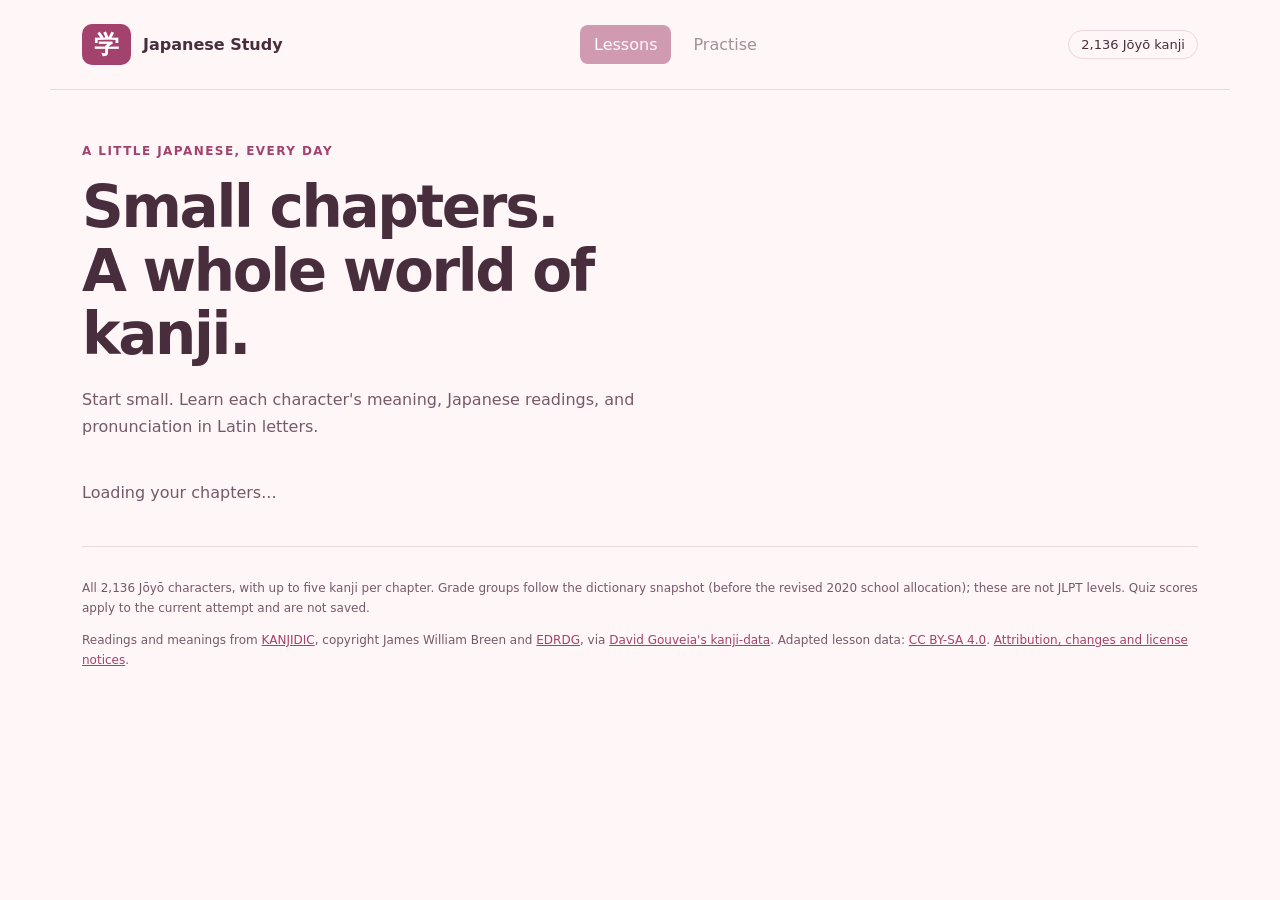
<file: index.html>
<!doctype html>
<html lang="en">
<head>
  <meta charset="utf-8">
  <meta name="viewport" content="width=device-width, initial-scale=1">
  <meta http-equiv="refresh" content="0; url=./public/kanji-lessons.html">
  <title>Japanese Kanji Study</title>
</head>
<body>
  <p><a href="./public/kanji-lessons.html">Open Japanese Kanji Study</a></p>
</body>
</html>
</file>
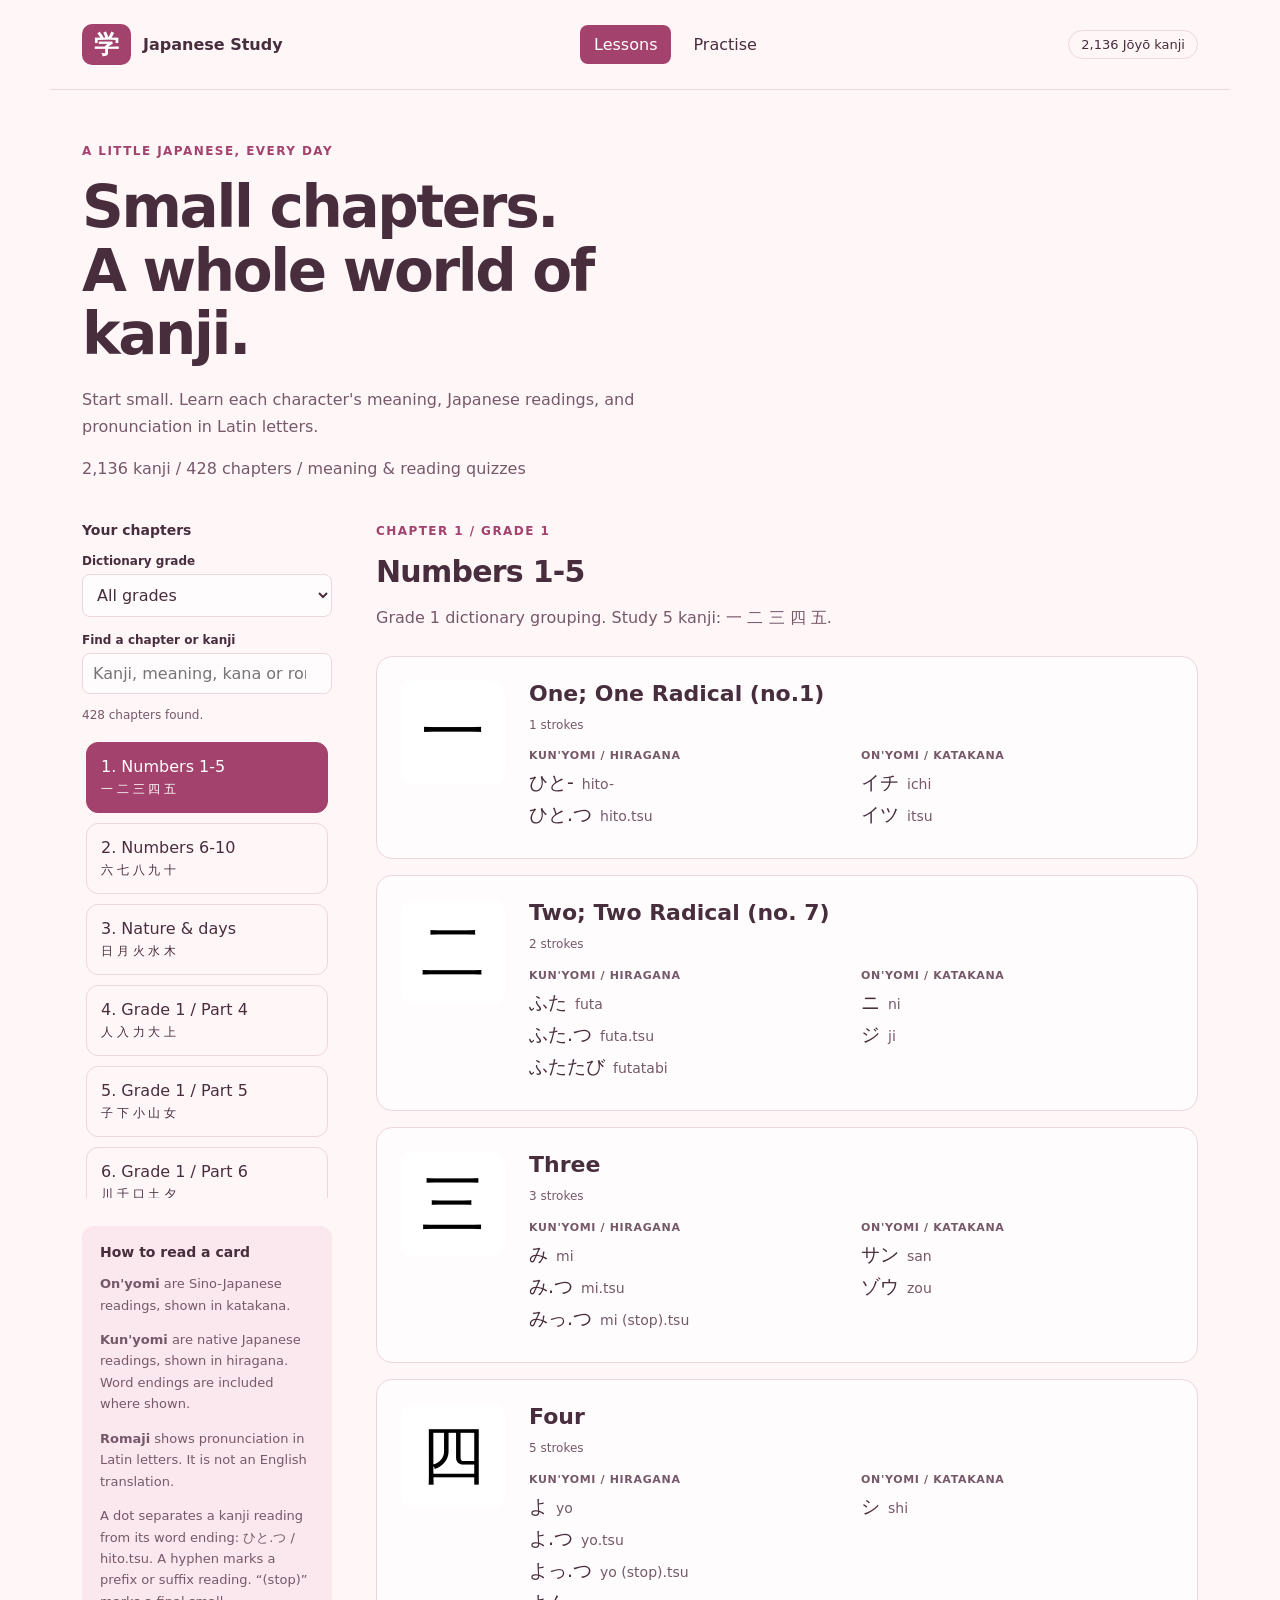
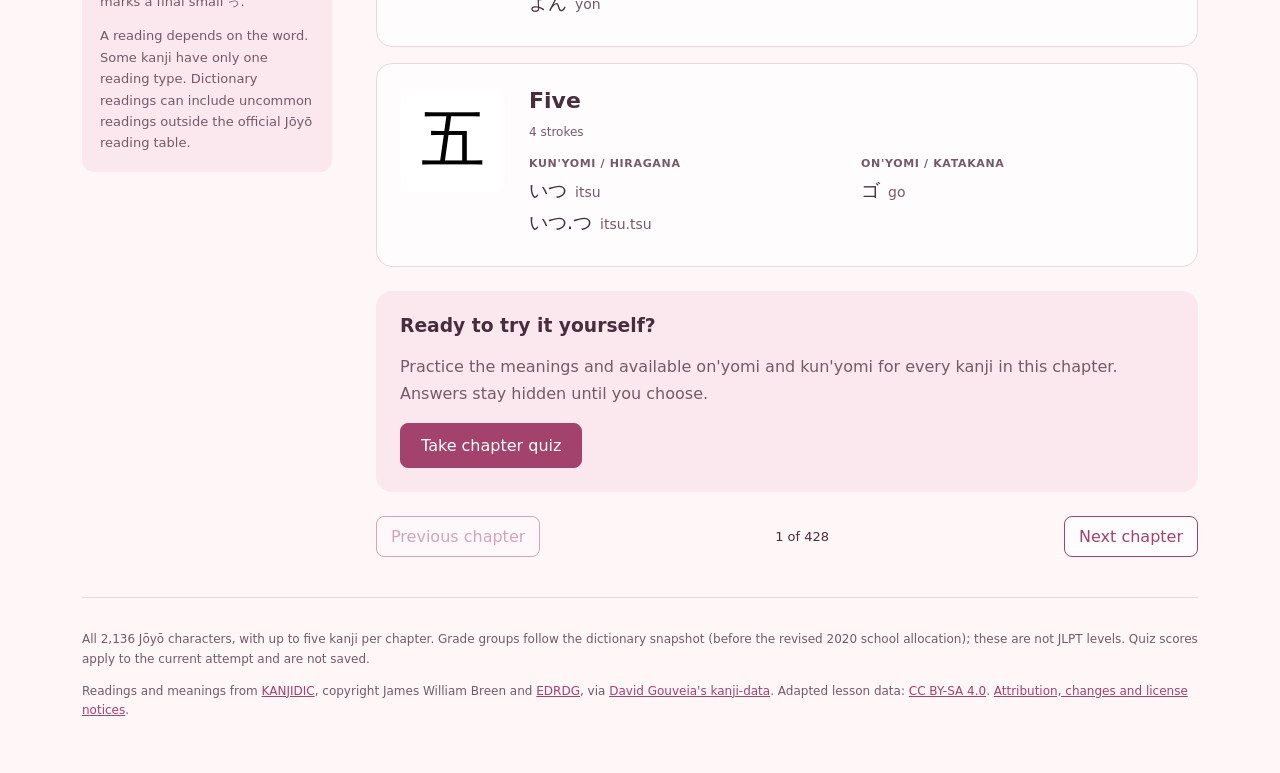
<file: public/kanji-lessons.html>
<!doctype html>
<html lang="en">
<head>
  <meta charset="utf-8">
  <meta name="viewport" content="width=device-width, initial-scale=1">
  <meta name="description" content="Study all 2,136 Joyo kanji in small chapters, with kana, romaji, English meanings, and chapter quizzes.">
  <title>Kanji Chapters | Japanese Study</title>
  <link rel="stylesheet" href="./vendor/select2/select2.min.css">
  <link rel="stylesheet" href="./css/kanji-lessons.css">
  <script src="./vendor/jquery/jquery.min.js" defer></script>
  <script src="./vendor/select2/select2.min.js" defer></script>
  <script src="./js/kanji-study.js" defer></script>
  <script src="./js/kanji-lessons.js" defer></script>
</head>
<body>
  <header class="site-header">
    <a class="brand" href="./kanji-lessons.html"><span lang="ja">学</span> Japanese Study</a>
    <nav class="header-navigation" aria-label="Study sections">
      <button id="nav-lessons" type="button" aria-current="page" aria-controls="lessons" disabled>Lessons</button>
      <button id="nav-practice" type="button" aria-controls="practice" disabled>Practise</button>
    </nav>
    <span class="badge">2,136 Jōyō kanji</span>
  </header>
  <main>
    <section class="intro" aria-labelledby="page-title">
      <p class="eyebrow">A little Japanese, every day</p>
      <h1 id="page-title">Small chapters.<br>A whole world of kanji.</h1>
      <p>Start small. Learn each character's meaning, Japanese readings, and pronunciation in Latin letters.</p>
      <p id="catalog-summary"></p>
    </section>
    <p id="status" role="status">Loading your chapters...</p>
    <button id="retry" type="button" hidden>Try again</button>
    <noscript><p>Please enable JavaScript to browse the kanji chapters.</p></noscript>
    <section id="practice" class="practice-panel" aria-labelledby="practice-title" hidden>
      <p class="eyebrow">Make it stick</p>
      <h2 id="practice-title" tabindex="-1">Choose your practice</h2>
      <p>Pick a quiz type and a chapter, or challenge yourself with 10 or 20 random characters from the full collection. One question per character.</p>
      <div class="practice-fields">
        <div>
          <label for="practice-type">Quiz type</label>
          <select id="practice-type">
            <option value="meaning">Guess the meaning (kanji → English)</option>
            <option value="pronunciation">Guess the pronunciation (kanji → reading)</option>
            <option value="kanji">Guess the kanji (English → kanji)</option>
          </select>
        </div>
        <div>
          <label for="practice-scope">Characters to practise</label>
          <select id="practice-scope">
            <option value="chapter">Selected chapter</option>
            <option value="10">10 random characters</option>
            <option value="20">20 random characters</option>
          </select>
        </div>
        <div id="practice-chapter-field">
          <label for="practice-chapter">Chapter</label>
          <select id="practice-chapter" class="js-example-matcher-start" aria-describedby="practice-chapter-count"></select>
          <p id="practice-chapter-count" role="status"></p>
        </div>
      </div>
      <p>Pronunciation quizzes ask for one available on'yomi or kun'yomi reading, shown in kana and romaji. No microphone or audio is required.</p>
      <button id="start-practice" class="primary-button" type="button">Start practice</button>
    </section>
    <div id="lessons" class="layout" hidden>
      <aside>
        <h2 class="sidebar-title">Your chapters</h2>
        <label for="grade-filter">Dictionary grade</label>
        <select id="grade-filter">
          <option value="">All grades</option>
          <option value="1">Grade 1</option>
          <option value="2">Grade 2</option>
          <option value="3">Grade 3</option>
          <option value="4">Grade 4</option>
          <option value="5">Grade 5</option>
          <option value="6">Grade 6</option>
          <option value="8">Secondary school</option>
        </select>
        <label for="chapter-search">Find a chapter or kanji</label>
        <input id="chapter-search" type="search" placeholder="Kanji, meaning, kana or romaji">
        <p id="chapter-count" role="status"></p>
        <nav id="chapters" aria-label="Kanji chapters"></nav>
        <div class="reading-guide">
          <h2>How to read a card</h2>
          <p><strong>On'yomi</strong> are Sino-Japanese readings, shown in katakana.</p>
          <p><strong>Kun'yomi</strong> are native Japanese readings, shown in hiragana. Word endings are included where shown.</p>
          <p><strong>Romaji</strong> shows pronunciation in Latin letters. It is not an English translation.</p>
          <p>A dot separates a kanji reading from its word ending: <span lang="ja">ひと.つ</span> / hito.tsu. A hyphen marks a prefix or suffix reading. “(stop)” marks a final small <span lang="ja">っ</span>.</p>
          <p>A reading depends on the word. Some kanji have only one reading type. Dictionary readings can include uncommon readings outside the official Jōyō reading table.</p>
        </div>
      </aside>
      <section aria-labelledby="chapter-title">
        <div class="chapter-header">
          <p id="chapter-position" class="eyebrow"></p>
          <h2 id="chapter-title" tabindex="-1"></h2>
          <p id="chapter-description"></p>
        </div>
        <div id="lesson-view">
          <div id="kanji-cards" class="cards"></div>
          <div class="quiz-invitation">
            <h3>Ready to try it yourself?</h3>
            <p>Practice the meanings and available on'yomi and kun'yomi for every kanji in this chapter. Answers stay hidden until you choose.</p>
            <button id="start-quiz" class="primary-button" type="button">Take chapter quiz</button>
          </div>
        </div>
        <nav class="chapter-navigation" aria-label="Chapter navigation">
          <button id="previous" type="button">Previous chapter</button>
          <span id="page-count"></span>
          <button id="next" type="button">Next chapter</button>
        </nav>
      </section>
    </div>
        <section id="quiz-view" class="quiz-panel" aria-labelledby="quiz-title" hidden>
          <div class="quiz-topline">
            <h3 id="quiz-title" tabindex="-1">Chapter quiz</h3>
            <button id="back-to-lesson" type="button">Back to lesson</button>
          </div>
          <div id="quiz-question">
            <p id="quiz-progress" class="eyebrow"></p>
            <progress id="quiz-meter" aria-label="Quiz progress" max="1" value="0"></progress>
            <p id="quiz-prompt"></p>
            <div id="quiz-character" class="quiz-character" lang="ja"></div>
            <div id="quiz-options" class="quiz-options" role="group" aria-labelledby="quiz-prompt"></div>
            <p id="quiz-feedback" role="status"></p>
            <button id="next-question" class="primary-button" type="button" hidden>Next question</button>
          </div>
          <div id="quiz-results" hidden>
            <h4 id="quiz-score" tabindex="-1"></h4>
            <p id="quiz-result-message"></p>
            <ul id="quiz-review"></ul>
            <button id="retry-quiz" class="primary-button" type="button">Try a new quiz</button>
          </div>
        </section>
    <footer class="catalog-note">
      <p>All 2,136 Jōyō characters, with up to five kanji per chapter. Grade groups follow the dictionary snapshot (before the revised 2020 school allocation); these are not JLPT levels. Quiz scores apply to the current attempt and are not saved.</p>
      <p>Readings and meanings from <a href="https://www.edrdg.org/wiki/index.php/KANJIDIC_Project">KANJIDIC</a>, copyright James William Breen and <a href="https://www.edrdg.org/">EDRDG</a>, via <a href="https://github.com/davidluzgouveia/kanji-data">David Gouveia's kanji-data</a>. Adapted lesson data: <a href="https://creativecommons.org/licenses/by-sa/4.0/">CC BY-SA 4.0</a>. <a href="./data/NOTICE.txt">Attribution, changes and license notices</a>.</p>
    </footer>
  </main>
</body>
</html>
</file>
<file: public/css/kanji-lessons.css>
:root {
  color-scheme: light;
  --ink: #482e3d;
  --muted: #765969;
  --accent: #a3426c;
  --line: #ecd6df;
  --background: #fff6f8;
  --surface: #fffcfd;
  --soft: #fbe7ee;
  --focus: #84395e;
  font-family: system-ui, -apple-system, BlinkMacSystemFont, "Segoe UI", sans-serif;
  background: var(--background);
  color: var(--ink);
}
* { box-sizing: border-box; }
body { margin: 0; }
[hidden] { display: none !important; }
button, a { -webkit-tap-highlight-color: transparent; }
button, input, select { font: inherit; }
button { cursor: pointer; }
button:focus-visible, a:focus-visible, input:focus-visible, select:focus-visible { outline: 3px solid var(--focus); outline-offset: 4px; }
.site-header { max-width: 1180px; margin: auto; padding: 24px 32px; display: flex; justify-content: space-between; align-items: center; gap: 16px; border-bottom: 1px solid var(--line); }
.brand { color: var(--ink); font-weight: 750; text-decoration: none; display: flex; align-items: center; gap: 12px; }
.brand span { background: var(--accent); color: white; padding: 4px 12px; border-radius: 10px; font-size: 25px; }
.badge { border: 1px solid var(--line); border-radius: 20px; padding: 6px 12px; font-size: 13px; }
.header-navigation { display: flex; gap: 8px; }
.header-navigation button { border: 0; border-radius: 8px; padding: 10px 14px; background: transparent; color: var(--ink); }
.header-navigation button[aria-current="page"] { background: var(--accent); color: white; }
.header-navigation button:disabled { opacity: .5; cursor: wait; }
.practice-panel { padding: 28px; border: 1px solid var(--line); border-radius: 16px; background: var(--surface); }
.practice-panel h2 { font-size: 30px; margin-top: 8px; }
.practice-fields { display: grid; grid-template-columns: repeat(2, minmax(0, 1fr)); gap: 20px; margin: 24px 0; }
.practice-fields label { display: block; font-weight: 650; font-size: 14px; margin-bottom: 8px; }
.practice-fields select, .practice-fields input { width: 100%; min-width: 0; padding: 12px; color: var(--ink); background: var(--background); border: 1px solid var(--line); border-radius: 8px; }
#practice-chapter { margin-top: 4px; }
#practice-chapter-count { margin-bottom: 0; font-size: 13px; }
#practice-chapter-field { position: relative; min-width: 0; }
.select2-container { max-width: 100%; }
.select2-container--default .select2-selection--single { height: auto; min-height: 46px; padding: 8px; border-color: var(--line); border-radius: 8px; background: var(--background); }
.select2-container--default .select2-selection--single .select2-selection__rendered { color: var(--ink); white-space: normal; overflow-wrap: anywhere; padding-right: 24px; }
.select2-container--default .select2-selection--single .select2-selection__arrow { top: 10px; right: 8px; }
.select2-dropdown { border-color: var(--accent); background: var(--surface); color: var(--ink); }
.select2-container--default .select2-results__option[aria-selected="true"] { background: var(--soft); }
.select2-container--default .select2-results__option--highlighted[aria-selected] { color: white; background: var(--accent); }
.select2-container--default .select2-search--dropdown .select2-search__field { border-color: var(--line); color: var(--ink); background: var(--background); }
.select2-container--default.select2-container--disabled .select2-selection--single { background: var(--soft); }
.select2-search__field:focus-visible { outline-offset: 0; }
.primary-button:disabled { opacity: .5; cursor: not-allowed; }
#practice-chapter-field { grid-column: 1 / -1; }
main { max-width: 1180px; margin: auto; padding: 40px 32px; }
.intro { max-width: 640px; margin-bottom: 40px; }
.eyebrow { color: var(--accent); font-size: 12px; font-weight: 750; text-transform: uppercase; letter-spacing: .12em; }
h1 { font-size: clamp(36px, 5vw, 58px); line-height: 1.1; letter-spacing: -.04em; margin: 14px 0 20px; }
p { line-height: 1.65; color: var(--muted); }
.layout { display: grid; grid-template-columns: 250px minmax(0, 1fr); gap: 44px; }
.sidebar-title { font-size: 14px; margin: 0 0 14px; }
#chapters { display: grid; gap: 10px; max-height: 460px; overflow-y: auto; padding: 4px; }
aside label { display: block; font-size: 12px; font-weight: 650; margin: 16px 0 6px; }
aside input, aside select { width: 100%; min-width: 0; padding: 10px; border: 1px solid var(--line); border-radius: 8px; background: var(--surface); color: var(--ink); }
#chapter-count { font-size: 12px; }
.chapter-button { padding: 14px; border: 1px solid var(--line); border-radius: 12px; text-align: left; background: transparent; color: var(--ink); }
.chapter-button span { display: block; margin-top: 5px; font-size: 12px; }
.chapter-button[aria-current="true"] { background: var(--accent); color: white; border-color: var(--accent); }
.reading-guide { margin-top: 28px; padding: 18px; background: var(--soft); border-radius: 12px; }
.reading-guide h2 { font-size: 14px; margin-top: 0; }
.reading-guide p { font-size: 13px; margin-bottom: 0; }
.chapter-header h2 { font-size: 30px; margin: 6px 0; letter-spacing: -.025em; }
.chapter-header p:first-child { margin-top: 0; }
.chapter-header > p:last-child { margin-bottom: 24px; }
.cards { display: grid; gap: 16px; }
.kanji-card { background: var(--surface); border: 1px solid var(--line); border-radius: 16px; padding: 24px; display: grid; grid-template-columns: 104px minmax(0, 1fr); gap: 24px; }
.character { display: grid; place-items: center; align-self: start; min-height: 104px; background: #fff; color: #000; border-radius: 12px; font-family: "Yu Gothic", "Hiragino Kaku Gothic ProN", sans-serif; font-size: 64px; }
.kanji-card h3 { margin: 0 0 10px; font-size: 22px; overflow-wrap: anywhere; }
.kanji-meta, .missing-reading { font-size: 12px; margin: 0 0 14px; }
.readings { display: grid; grid-template-columns: 1fr 1fr; gap: 20px; }
.readings h4 { margin: 0 0 8px; font-size: 11px; color: var(--muted); text-transform: uppercase; letter-spacing: .06em; }
.readings ul { list-style: none; margin: 0; padding: 0; }
.readings li { display: flex; flex-wrap: wrap; align-items: baseline; gap: 8px; margin: 6px 0; overflow-wrap: anywhere; }
.readings > div { min-width: 0; }
.kana { font-size: 19px; }
.romaji { color: var(--muted); font-size: 14px; }
.chapter-navigation { display: flex; justify-content: space-between; align-items: center; gap: 12px; margin-top: 24px; }
.chapter-navigation button, #retry { border: 1px solid var(--accent); background: var(--surface); color: var(--accent); border-radius: 8px; padding: 10px 14px; }
.chapter-navigation button:disabled { opacity: .45; cursor: default; }
#page-count { font-size: 13px; white-space: nowrap; }
.catalog-note { margin-top: 40px; font-size: 12px; border-top: 1px solid var(--line); padding-top: 20px; }
.catalog-note a { color: var(--accent); }
.quiz-invitation { margin-top: 24px; padding: 24px; border-radius: 16px; background: var(--soft); }
.quiz-invitation h3 { margin-top: 0; }
.primary-button { background: var(--accent); color: white; border: 1px solid var(--accent); padding: 12px 20px; border-radius: 8px; }
.quiz-panel { padding: 24px; border: 1px solid var(--line); border-radius: 16px; background: var(--surface); }
.quiz-topline { display: flex; flex-wrap: wrap; justify-content: space-between; align-items: center; gap: 12px; }
.quiz-topline h3 { margin: 0; }
.quiz-topline button { background: none; border: 1px solid var(--line); border-radius: 8px; padding: 8px; color: var(--ink); }
.quiz-character { text-align: center; font-family: "Yu Gothic", "Hiragino Kaku Gothic ProN", sans-serif; font-size: 90px; padding: 16px; }
.quiz-meaning { text-align: center; font-size: 28px; font-weight: 650; padding: 28px 0; overflow-wrap: anywhere; }
.quiz-option.kanji-option { text-align: center; font-size: 42px; }
.quiz-options { display: grid; grid-template-columns: repeat(2, minmax(0, 1fr)); gap: 12px; }
.quiz-option { padding: 16px; background: var(--background); color: var(--ink); border: 2px solid var(--line); border-radius: 10px; text-align: left; overflow-wrap: anywhere; }
.quiz-option:hover:not(:disabled) { border-color: var(--accent); }
.quiz-option:disabled { cursor: default; opacity: 1; }
.quiz-option.correct { border-color: #27633d; background: #e4f2e4; }
.quiz-option.incorrect { border-color: #a43e35; background: #fbe9e5; }
#quiz-feedback { min-height: 28px; font-weight: 650; color: var(--ink); }
#quiz-meter { width: 100%; accent-color: var(--accent); }
#quiz-score { font-size: 24px; }
#quiz-review { padding-left: 20px; line-height: 1.7; overflow-wrap: anywhere; }
#quiz-review li { margin-bottom: 12px; }
@media (max-width: 760px) {
  .site-header { padding: 20px; flex-wrap: wrap; }
  main { padding: 28px 20px; }
  .layout { grid-template-columns: 1fr; gap: 28px; }
  #chapters { grid-template-columns: repeat(2, minmax(0, 1fr)); max-height: 240px; }
  .chapter-button { font-size: 13px; padding: 10px; }
  .reading-guide { margin-top: 16px; }
  .intro { margin-bottom: 28px; }
}
@media (max-width: 440px) {
  .badge { display: none; }
  .kanji-card { padding: 18px; gap: 16px; grid-template-columns: 64px minmax(0, 1fr); }
  .character { min-height: 72px; font-size: 46px; }
  .readings { grid-template-columns: 1fr; gap: 12px; }
  .chapter-navigation button { padding: 10px; font-size: 12px; }
  .quiz-panel { padding: 18px; }
  .quiz-options { grid-template-columns: 1fr; }
  .practice-fields { grid-template-columns: 1fr; }
  .practice-panel { padding: 18px; }
}
</file>
